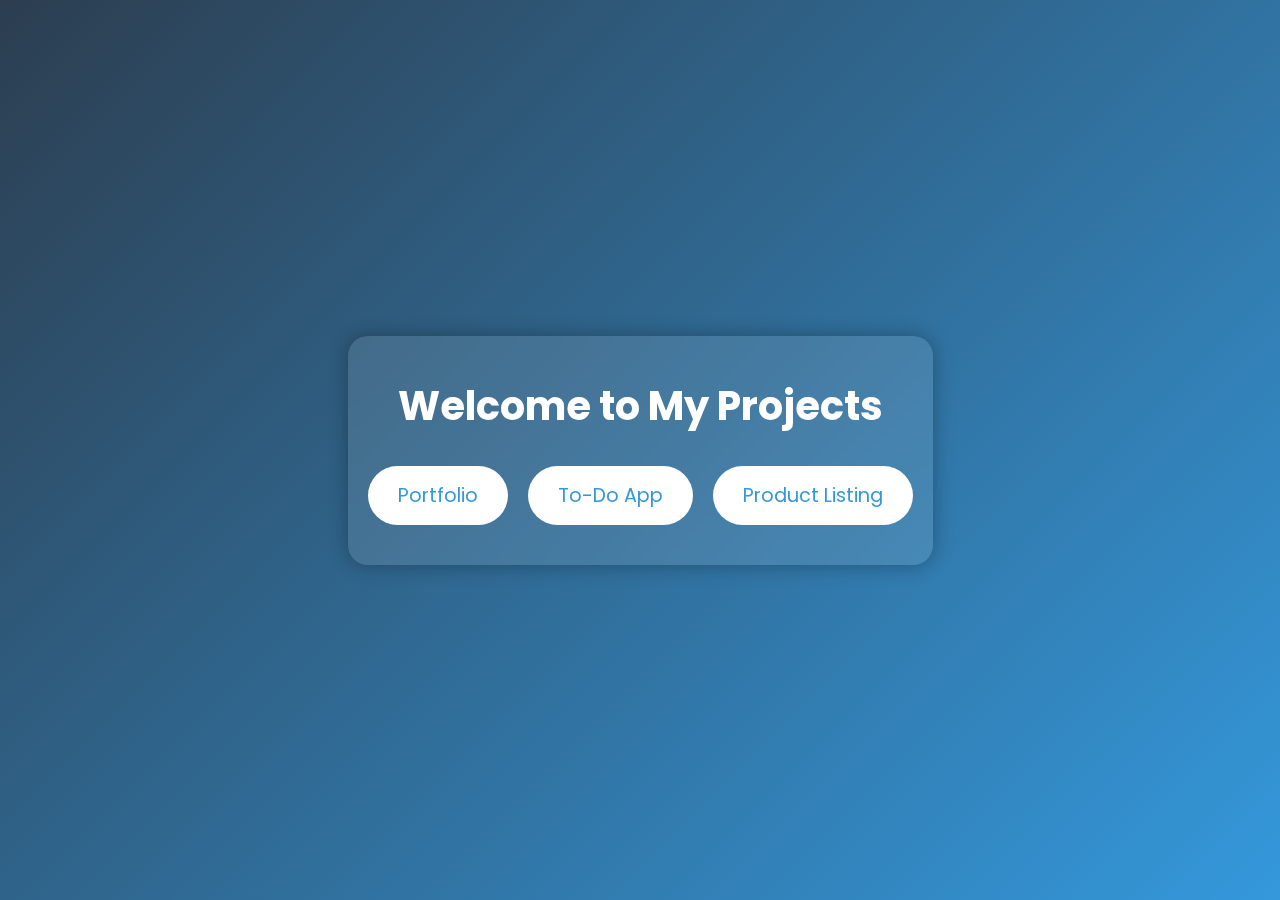
<file: index.html>
<!DOCTYPE html>
<html lang="en">
<head>
  <meta charset="UTF-8" />
  <meta name="viewport" content="width=device-width, initial-scale=1" />
  <title>Main Page</title>
  <link href="https://fonts.googleapis.com/css2?family=Poppins:wght@400;600&display=swap" rel="stylesheet">
  <style>
    * {
      margin: 0;
      padding: 0;
      box-sizing: border-box;
      font-family: 'Poppins', sans-serif;
    }
    body {
      height: 100vh;
      background: linear-gradient(135deg, #2c3e50, #3498db);
      display: flex;
      justify-content: center;
      align-items: center;
      color: white;
      text-align: center;
      padding: 20px;
    }
    .container {
      background-color: rgba(255, 255, 255, 0.1);
      padding: 40px 20px;
      border-radius: 20px;
      box-shadow: 0 0 20px rgba(0, 0, 0, 0.3);
      backdrop-filter: blur(10px);
    }
    h1 {
      font-size: 2.5rem;
      margin-bottom: 30px;
    }
    .btn-group {
      display: flex;
      flex-direction: column;
      gap: 20px;
    }
    a {
      text-decoration: none;
    }
    .btn {
      padding: 15px 30px;
      border-radius: 50px;
      font-size: 1.2rem;
      background: white;
      color: #3498db;
      border: none;
      transition: 0.3s ease;
    }
    .btn:hover {
      background: #2980b9;
      color: white;
      transform: scale(1.05);
    }
    @media (min-width: 600px) {
      .btn-group {
        flex-direction: row;
        justify-content: center;
      }
    }
  </style>
</head>
<body>
  <div class="container">
    <h1>Welcome to My Projects</h1>
    <div class="btn-group">
      <a href="portfolio/index.html"><button class="btn">Portfolio</button></a>
      <a href="ToDo/index.html"><button class="btn">To-Do App</button></a>
      <a href="Productlisting/index.html"><button class="btn">Product Listing</button></a>
    </div>
  </div>
</body>
</html>
</file>
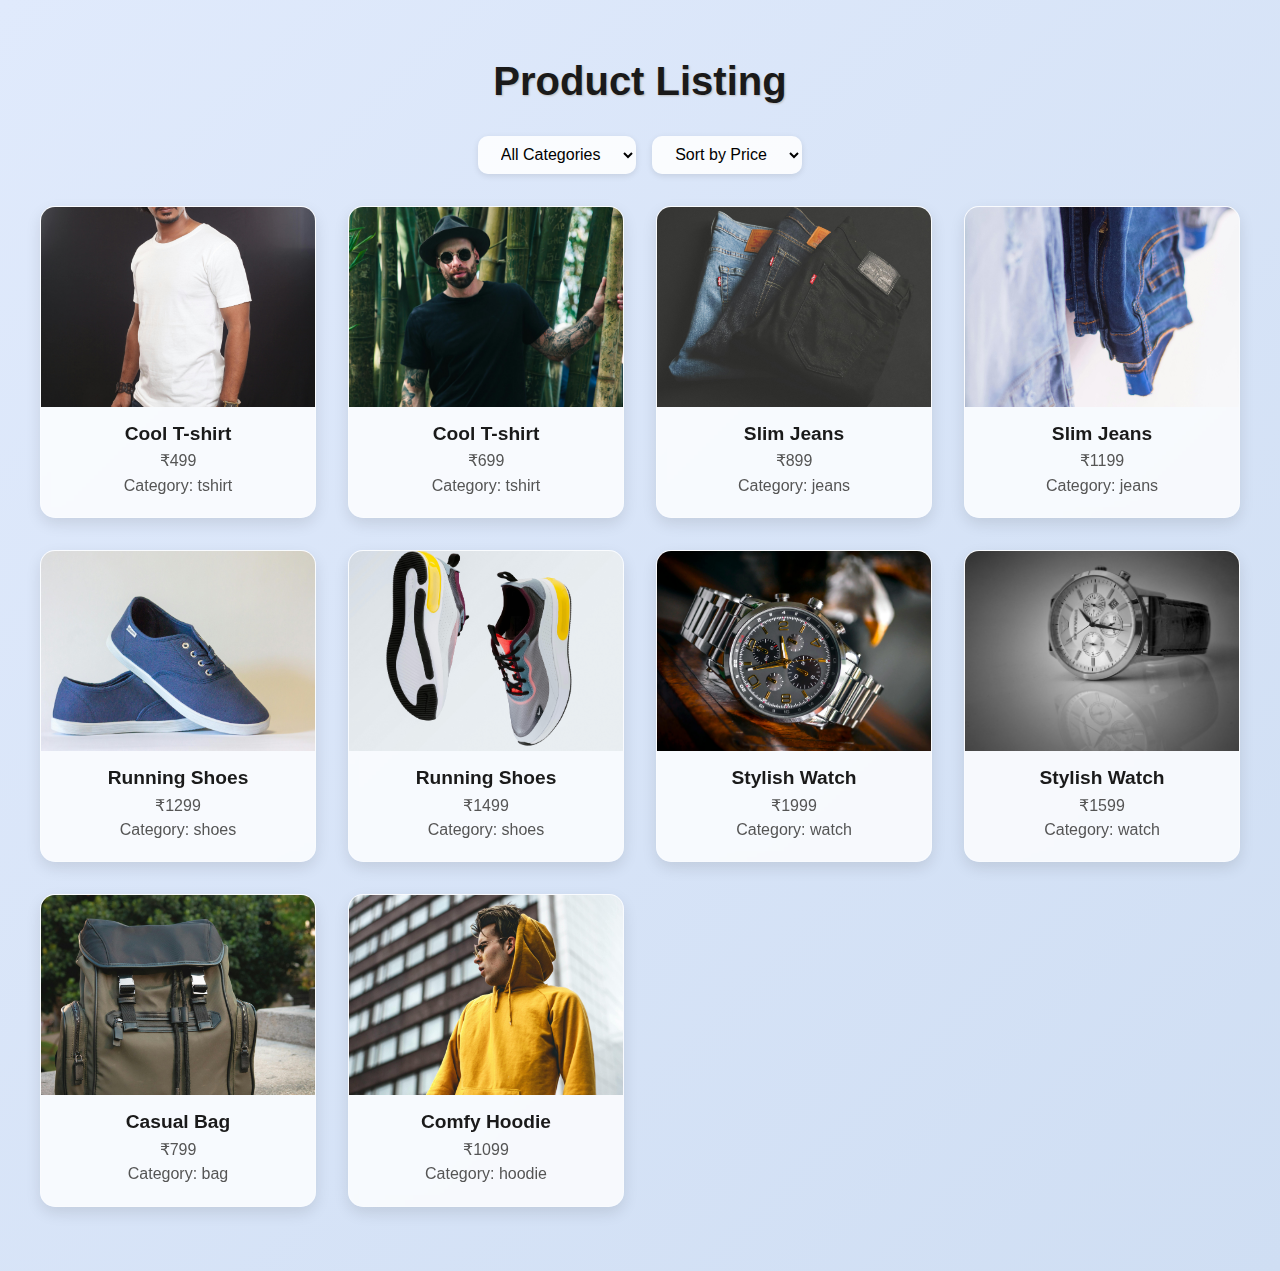
<file: Productlisting/index.html>
<!DOCTYPE html>
<html lang="en">
<head>
  <meta charset="UTF-8" />
  <meta name="viewport" content="width=device-width, initial-scale=1.0"/>
  <title>Product Listing</title>
  <link rel="stylesheet" href="style.css" />
</head>
<body>
  <div class="container">
    <h1>Product Listing</h1>

    <div class="controls">
      <select id="categoryFilter">
        <option value="all">All Categories</option>
        <option value="tshirt">T-shirt</option>
        <option value="jeans">Jeans</option>
        <option value="shoes">Shoes</option>
        <option value="watch">Watch</option>
        <option value="bag">Bag</option>
        <option value="hoodie">Hoodie</option>
      </select>

      <select id="sortPrice">
        <option value="default">Sort by Price</option>
        <option value="lowToHigh">Low to High</option>
        <option value="highToLow">High to Low</option>
      </select>
    </div>

    <div class="product-list" id="productList"></div>
  </div>

  <script src="script.js"></script>
</body>
</html>
</file>
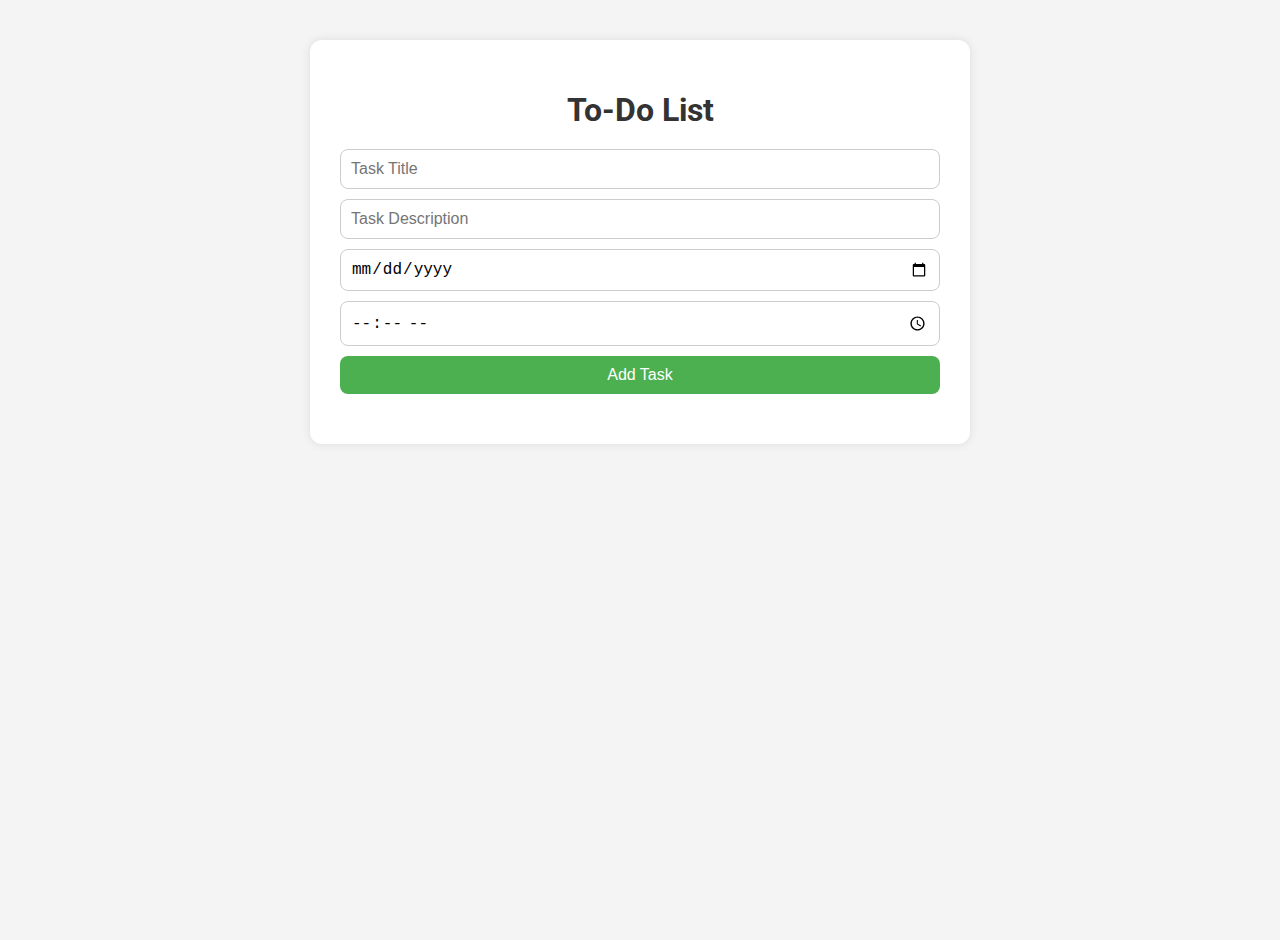
<file: ToDo/index.html>
<!DOCTYPE html>
<html lang="en">
<head>
    <meta charset="UTF-8">
    <meta name="viewport" content="width=device-width, initial-scale=1.0">
    <title>To-Do List</title>
    <link rel="stylesheet" href="style.css">
    <link href="https://fonts.googleapis.com/css?family=Roboto:400,700&display=swap" rel="stylesheet">
</head>
<body>
    <div class="container">
        <h1>To-Do List</h1>
        <div class="input-container">
            <input type="text" id="taskTitle" placeholder="Task Title">
            <input type="text" id="taskDescription" placeholder="Task Description">
            <input type="date" id="taskDate">
            <input type="time" id="taskTime">
            <button id="addTaskButton">Add Task</button>
        </div>
        <ul id="taskList"></ul>
    </div>
    <script src="script.js"></script>
</body>
</html>
</file>
<file: Productlisting/style.css>
body {
  font-family: 'Segoe UI', sans-serif;
  margin: 0;
  background: linear-gradient(135deg, #e0eafc, #cfdef3);
  color: #333;
  min-height: 100vh;
}

.container {
  max-width: 1200px;
  margin: 0 auto;
  padding: 2rem;
}

h1 {
  text-align: center;
  font-size: 2.5rem;
  color: #1a1a1a;
  margin-bottom: 2rem;
  text-shadow: 1px 1px 2px #bbb;
}

.controls {
  display: flex;
  justify-content: center;
  gap: 1rem;
  margin-bottom: 2rem;
  flex-wrap: wrap;
}

select {
  padding: 0.6rem 1.2rem;
  font-size: 1rem;
  border-radius: 10px;
  border: none;
  background: rgba(255, 255, 255, 0.85);
  box-shadow: 0 2px 6px rgba(0,0,0,0.1);
  cursor: pointer;
  transition: 0.3s ease;
}

select:hover {
  background: #ffffff;
}

.product-list {
  display: grid;
  grid-template-columns: repeat(auto-fill, minmax(250px, 1fr));
  gap: 2rem;
  padding-bottom: 2rem;
}

.product-card {
  background: rgba(255, 255, 255, 0.8);
  border-radius: 15px;
  box-shadow: 0 6px 15px rgba(0,0,0,0.1);
  overflow: hidden;
  transition: transform 0.3s ease, box-shadow 0.3s ease;
  backdrop-filter: blur(5px);
  border: 1px solid rgba(255, 255, 255, 0.3);
}

.product-card:hover {
  transform: translateY(-8px);
  box-shadow: 0 10px 20px rgba(0,0,0,0.15);
}

.product-card img {
  width: 100%;
  height: 200px;
  object-fit: cover;
  display: block;
}

.product-info {
  padding: 1rem;
  text-align: center;
}

.product-info h3 {
  margin: 0;
  font-size: 1.2rem;
  color: #1a1a1a;
}

.product-info p {
  margin: 0.4rem 0;
  font-size: 1rem;
  color: #555;
}

/* Small animation for entry */
@keyframes fadeInUp {
  0% {
    transform: translateY(30px);
    opacity: 0;
  }
  100% {
    transform: translateY(0);
    opacity: 1;
  }
}

.product-card {
  animation: fadeInUp 0.6s ease;
}
</file>
<file: ToDo/style.css>
body {
    font-family: 'Roboto', sans-serif;
    background-color: #f4f4f4;
    margin: 0;
    padding: 0;
    display: flex;
    justify-content: center;
    align-items: flex-start;
    min-height: 100vh;
    padding-top: 40px;
}

.container {
    background-color: #fff;
    padding: 30px;
    border-radius: 12px;
    box-shadow: 0 0 10px rgba(0,0,0,0.1);
    width: 90%;
    max-width: 600px;
}

h1 {
    text-align: center;
    color: #333;
    margin-bottom: 20px;
}

.input-container {
    display: flex;
    flex-direction: column;
    gap: 10px;
}

input, button {
    padding: 10px;
    font-size: 16px;
    border-radius: 8px;
    border: 1px solid #ccc;
}

button {
    background-color: #4CAF50;
    color: white;
    cursor: pointer;
    border: none;
    transition: background 0.3s;
}

button:hover {
    background-color: #45a049;
}

#taskList {
    margin-top: 20px;
    list-style-type: none;
    padding: 0;
}

#taskList li {
    background: #e8f5e9;
    border-left: 5px solid #4CAF50;
    padding: 15px;
    margin-bottom: 10px;
    border-radius: 8px;
}

#taskList li strong {
    display: block;
    font-size: 18px;
}
</file>
